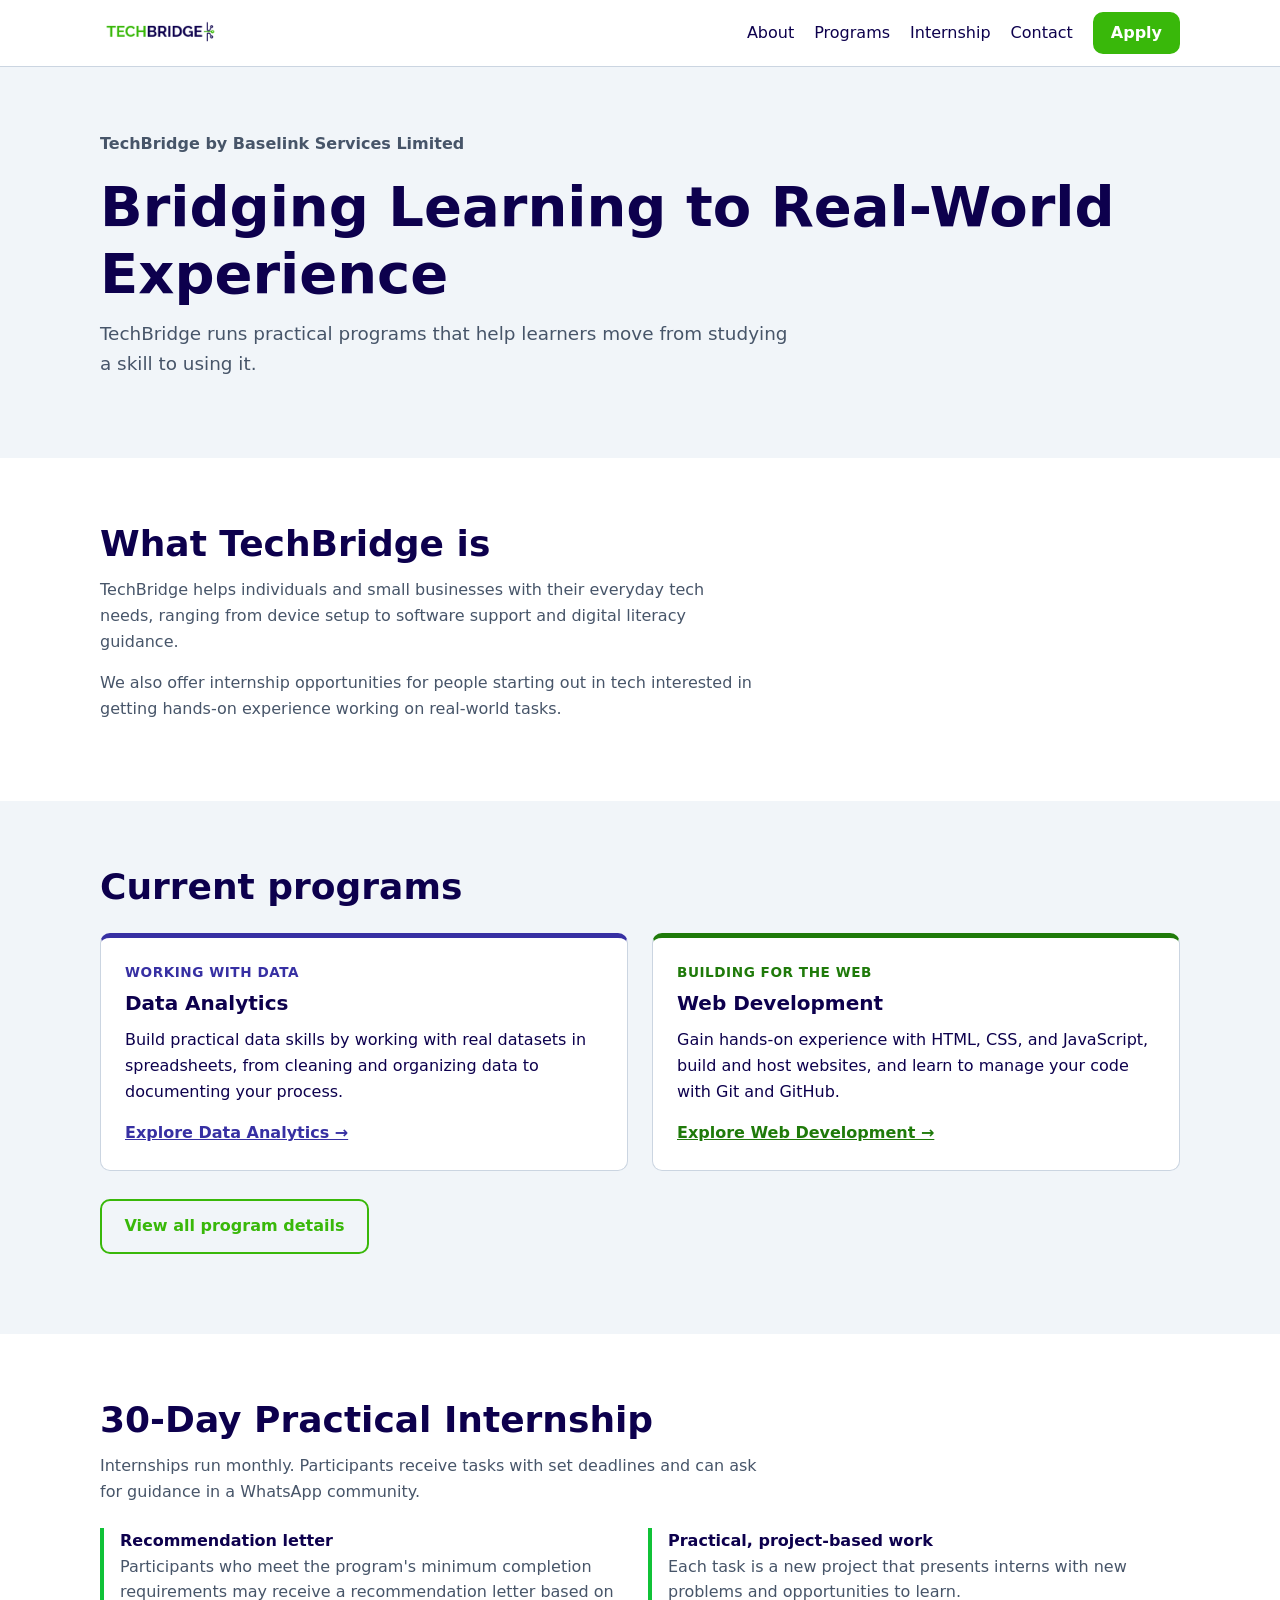
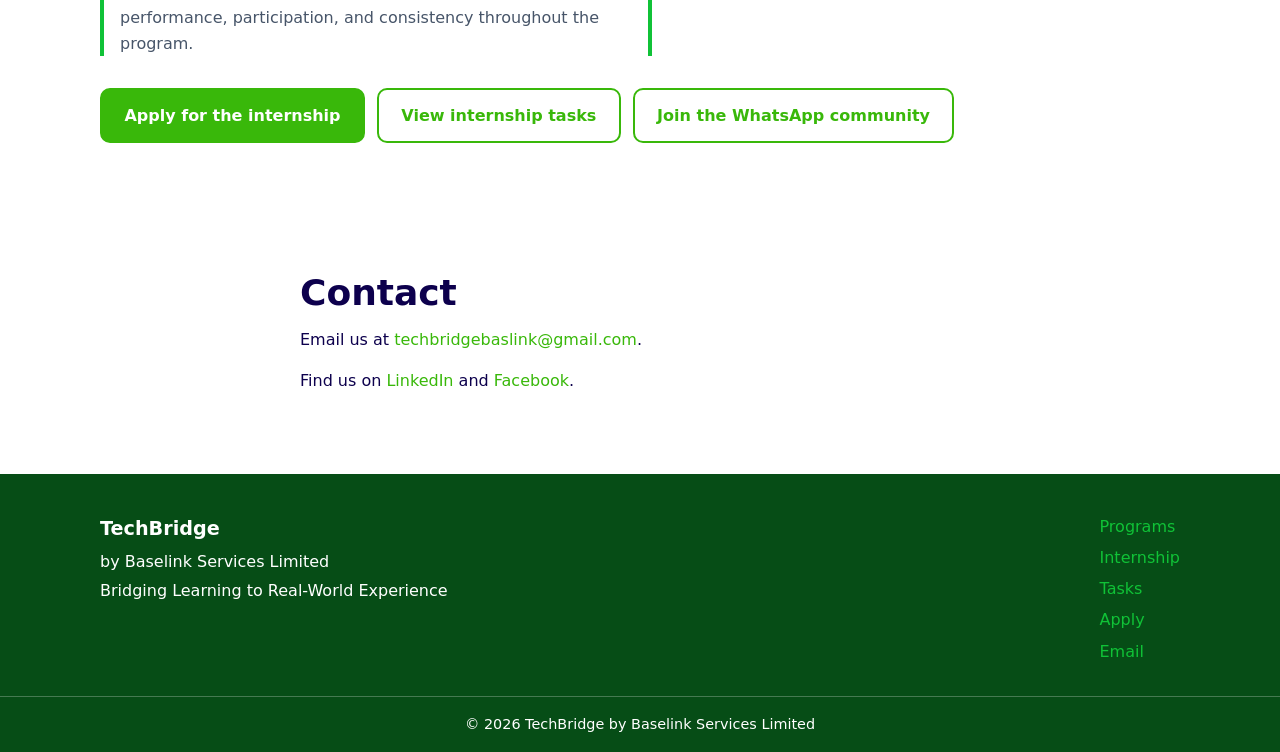
<file: index.html>
<!DOCTYPE html>
<html lang="en">
<head>
  <meta charset="UTF-8">
  <meta name="viewport" content="width=device-width, initial-scale=1">
  <title>TechBridge | Bridging Learning to Real-World Experience</title>
  <meta name="description" content="TechBridge by Baselink Services Limited offers a 30-day practical internship in Data Analytics and Web Development.">
  <link rel="stylesheet" href="styles.css">
</head>
<body>

  <a class="skip-link" href="#main">Skip to content</a>

  <header class="site-header">
    <div class="container header-inner">
      <a class="brand" href="#top">
        <img src="images/techbridge-logo.png" alt="TechBridge logo" class="brand-logo">
      </a>
      <nav aria-label="Main navigation">
        <ul class="nav-list">
          <li><a href="#about">About</a></li>
          <li><a href="programs.html">Programs</a></li>
          <li><a href="#internship">Internship</a></li>
          <li><a href="#contact">Contact</a></li>
          <li><a class="btn btn-small" href="https://forms.gle/8EbdSy5ttGfLZfjv5" target="_blank" rel="noopener">Apply</a></li>
        </ul>
      </nav>
    </div>
  </header>

  <main id="main">

    <section class="hero" id="top">
      <div class="container">
        <p class="hero-org">TechBridge by Baselink Services Limited</p>
        <h1>Bridging Learning to Real-World Experience</h1>
        <p class="hero-lead">
          TechBridge runs practical programs that help learners move from studying a skill to using it.
        </p>
      </div>
    </section>

    <section class="section" id="about">
      <div class="container">
        <h2>What TechBridge is</h2>
        <p class="section-intro">
          TechBridge helps individuals and small businesses with their everyday tech needs, ranging from device setup to software support and digital literacy guidance.
        </p>
        <p class="section-intro">
          We also offer internship opportunities for people starting out in tech interested in getting hands-on experience working on real-world tasks.
        </p>
      </div>
    </section>

    <section class="section section-alt" id="programs">
      <div class="container">
        <h2>Current programs</h2>
        <div class="card-grid">
          <article class="card program-card program-da">
            <p class="program-tag">Working with data</p>
            <h3>Data Analytics</h3>
            <p>Build practical data skills by working with real datasets in spreadsheets, from cleaning and organizing data to documenting your process.</p>
            <a href="programs.html#data-analytics">Explore Data Analytics &rarr;</a>
          </article>
          <article class="card program-card program-wd">
            <p class="program-tag">Building for the web</p>
            <h3>Web Development</h3>
            <p>Gain hands-on experience with HTML, CSS, and JavaScript, build and host websites, and learn to manage your code with Git and GitHub.</p>
            <a href="programs.html#web-development">Explore Web Development &rarr;</a>
          </article>
        </div>
        <p class="programs-more"><a class="btn btn-outline" href="programs.html">View all program details</a></p>
      </div>
    </section>

    <section class="section" id="internship">
      <div class="container">
        <h2>30-Day Practical Internship</h2>
        <p class="section-intro">
          Internships run monthly. Participants receive tasks with set deadlines and can ask for guidance in a WhatsApp community.
        </p>
        <ul class="benefit-list">
          <li>
            <strong>Recommendation letter</strong>
            <span>Participants who meet the program's minimum completion requirements may receive a recommendation letter based on performance, participation, and consistency throughout the program.</span>
          </li>
          <li>
            <strong>Practical, project-based work</strong>
            <span>Each task is a new project that presents interns with new problems and opportunities to learn.</span>
          </li>
        </ul>
        <div class="intern-actions">
          <a class="btn" href="https://forms.gle/8EbdSy5ttGfLZfjv5" target="_blank" rel="noopener">Apply for the internship</a>
          <a class="btn btn-outline" href="tasks.html">View internship tasks</a>
          <a class="btn btn-outline" href="https://chat.whatsapp.com/FqpBvYS4oaK32cXDxc8JIS" target="_blank" rel="noopener">Join the WhatsApp community</a>
        </div>
      </div>
    </section>

    <section class="section" id="contact">
      <div class="container narrow">
        <h2>Contact</h2>
        <p>
          Email us at
          <a href="mailto:techbridgebaslink@gmail.com">techbridgebaslink@gmail.com</a>.
        </p>
        <p>
          Find us on
          <a href="https://www.linkedin.com/company/techbridge-services/" target="_blank" rel="noopener">LinkedIn</a>
          and
          <a href="https://www.facebook.com/p/Baselink-Services-100066771475783/" target="_blank" rel="noopener">Facebook</a>.
        </p>
      </div>
    </section>

  </main>

  <footer class="site-footer">
    <div class="container footer-inner">
      <div>
        <p class="footer-brand">TechBridge</p>
        <p>by Baselink Services Limited</p>
        <p>Bridging Learning to Real-World Experience</p>
      </div>
      <ul class="footer-links">
        <li><a href="programs.html">Programs</a></li>
        <li><a href="#internship">Internship</a></li>
        <li><a href="tasks.html">Tasks</a></li>
        <li><a href="https://forms.gle/8EbdSy5ttGfLZfjv5" target="_blank" rel="noopener">Apply</a></li>
        <li><a href="mailto:techbridgebaslink@gmail.com">Email</a></li>
      </ul>
    </div>
    <p class="copyright">
          &copy; 2026 TechBridge by Baselink Services Limited
    </p>
  </footer>

</body>
</html>
</file>
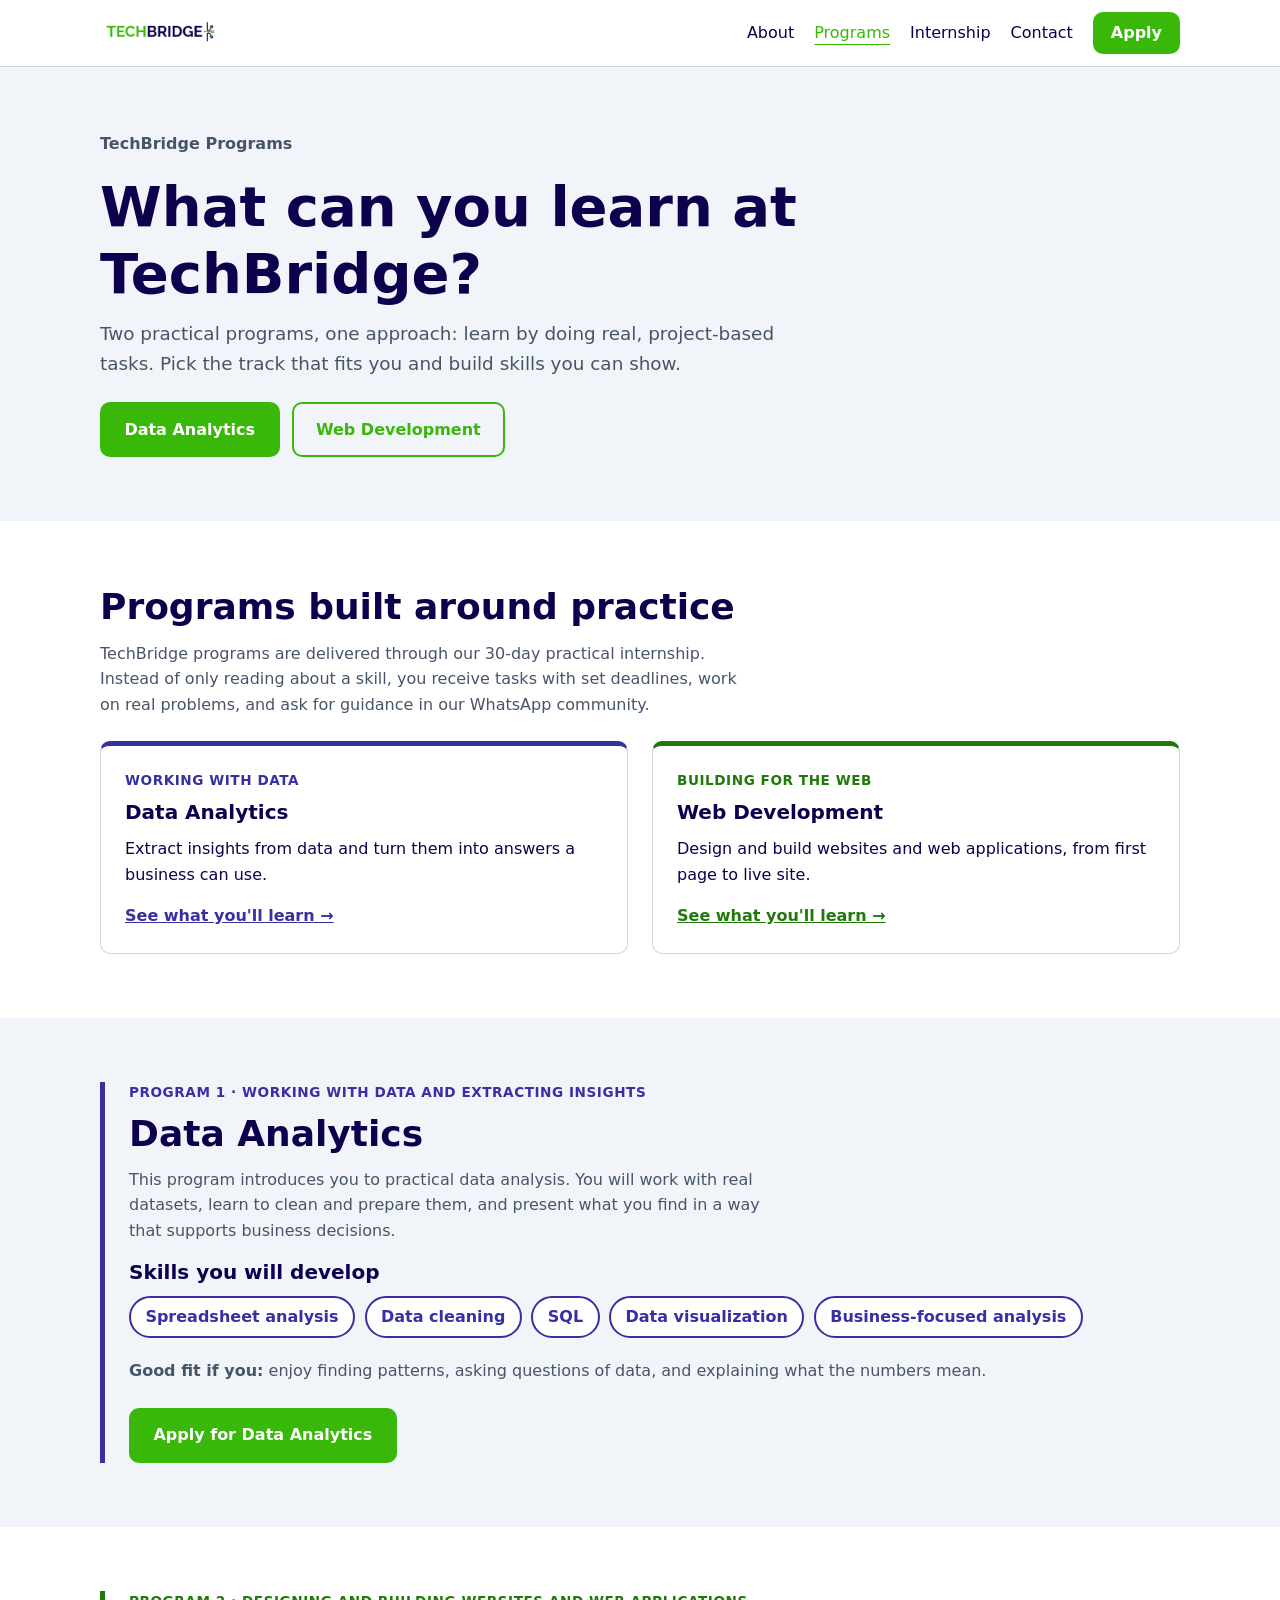
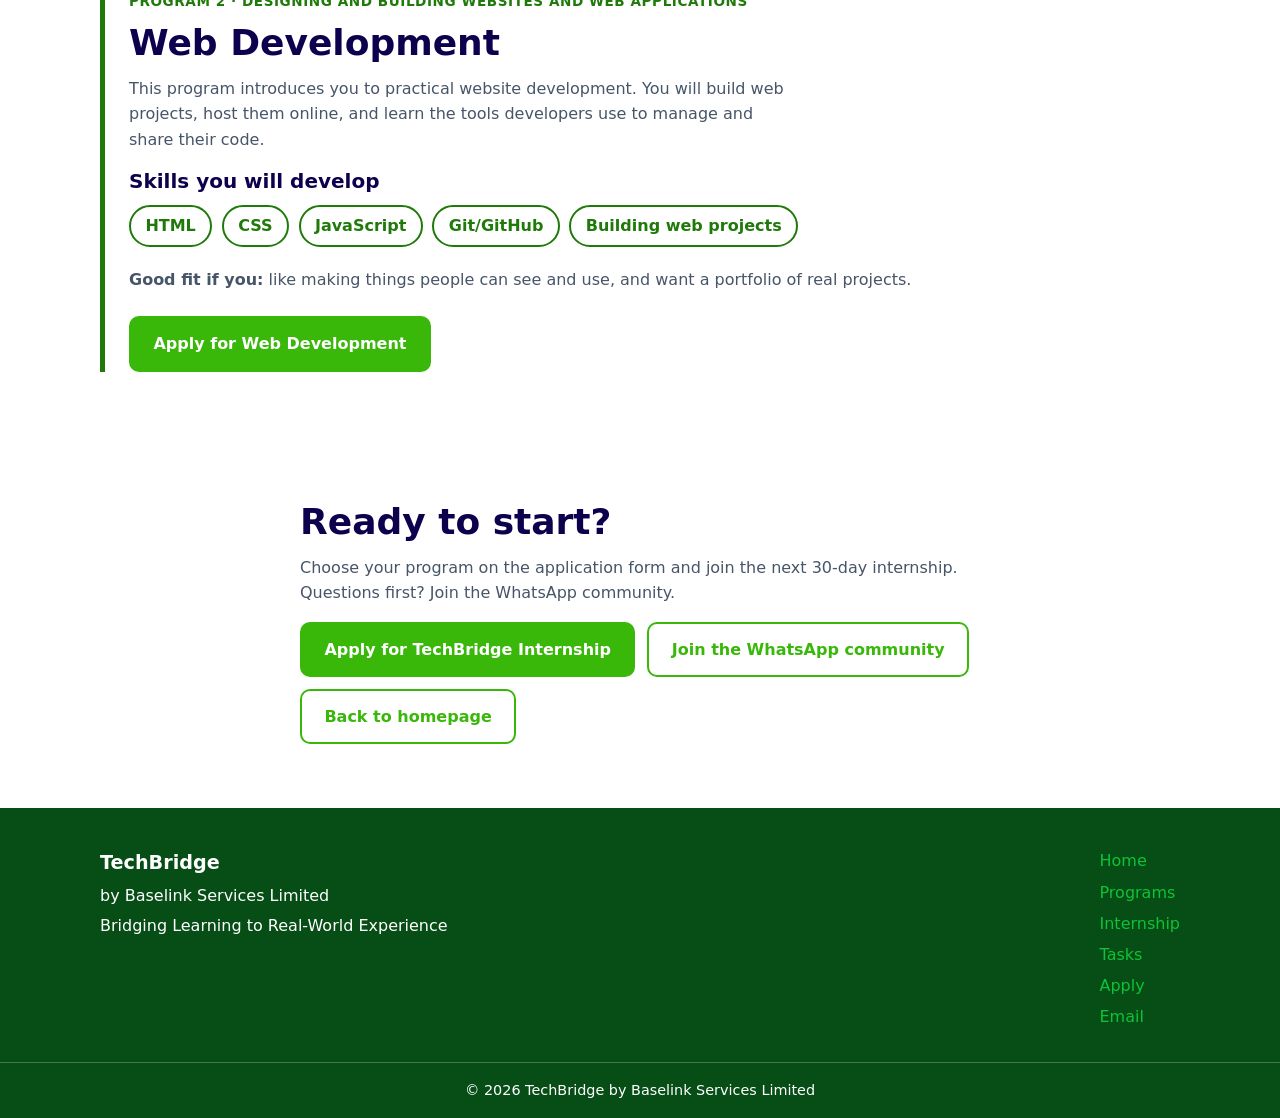
<file: programs.html>
<!DOCTYPE html>
<html lang="en">
<head>
  <meta charset="UTF-8">
  <meta name="viewport" content="width=device-width, initial-scale=1">
  <title>Programs | TechBridge</title>
  <meta name="description" content="Explore TechBridge's practical programs in Data Analytics and Web Development, part of our 30-day internship.">
  <link rel="stylesheet" href="styles.css">
</head>
<body>

  <a class="skip-link" href="#main">Skip to content</a>

  <header class="site-header">
    <div class="container header-inner">
      <a class="brand" href="index.html#top">
        <img src="images/techbridge-logo.png" alt="TechBridge logo" class="brand-logo">
      </a>
      <nav aria-label="Main navigation">
        <ul class="nav-list">
          <li><a href="index.html#about">About</a></li>
          <li><a href="programs.html" aria-current="page">Programs</a></li>
          <li><a href="index.html#internship">Internship</a></li>
          <li><a href="index.html#contact">Contact</a></li>
          <li><a class="btn btn-small" href="https://forms.gle/8EbdSy5ttGfLZfjv5" target="_blank" rel="noopener">Apply</a></li>
        </ul>
      </nav>
    </div>
  </header>

  <main id="main">

    <section class="hero" id="top">
      <div class="container">
        <p class="hero-org">TechBridge Programs</p>
        <h1>What can you learn at TechBridge?</h1>
        <p class="hero-lead">
          Two practical programs, one approach: learn by doing real, project-based tasks. Pick the track that fits you and build skills you can show.
        </p>
        <div class="program-jump">
          <a class="btn" href="#data-analytics">Data Analytics</a>
          <a class="btn btn-outline" href="#web-development">Web Development</a>
        </div>
      </div>
    </section>

    <section class="section" id="overview">
      <div class="container">
        <h2>Programs built around practice</h2>
        <p class="section-intro">
          TechBridge programs are delivered through our 30-day practical internship. Instead of only reading about a skill, you receive tasks with set deadlines, work on real problems, and ask for guidance in our WhatsApp community.
        </p>
        <div class="card-grid">
          <article class="card program-card program-da">
            <p class="program-tag">Working with data</p>
            <h3>Data Analytics</h3>
            <p>Extract insights from data and turn them into answers a business can use.</p>
            <a href="#data-analytics">See what you'll learn &rarr;</a>
          </article>
          <article class="card program-card program-wd">
            <p class="program-tag">Building for the web</p>
            <h3>Web Development</h3>
            <p>Design and build websites and web applications, from first page to live site.</p>
            <a href="#web-development">See what you'll learn &rarr;</a>
          </article>
        </div>
      </div>
    </section>

    <section class="section section-alt program-section program-da" id="data-analytics">
      <div class="container">
        <p class="program-tag">Program 1 &middot; Working with data and extracting insights</p>
        <h2>Data Analytics</h2>
        <p class="section-intro">
          This program introduces you to practical data analysis. You will work with real datasets, learn to clean and prepare them, and present what you find in a way that supports business decisions.
        </p>
        <h3>Skills you will develop</h3>
        <ul class="skill-list">
          <li>Spreadsheet analysis</li>
          <li>Data cleaning</li>
          <li>SQL</li>
          <li>Data visualization</li>
          <li>Business-focused analysis</li>
        </ul>
        <p class="program-fit"><strong>Good fit if you:</strong> enjoy finding patterns, asking questions of data, and explaining what the numbers mean.</p>
        <a class="btn" href="https://forms.gle/8EbdSy5ttGfLZfjv5" target="_blank" rel="noopener">Apply for Data Analytics</a>
      </div>
    </section>

    <section class="section program-section program-wd" id="web-development">
      <div class="container">
        <p class="program-tag">Program 2 &middot; Designing and building websites and web applications</p>
        <h2>Web Development</h2>
        <p class="section-intro">
          This program introduces you to practical website development. You will build web projects, host them online, and learn the tools developers use to manage and share their code.
        </p>
        <h3>Skills you will develop</h3>
        <ul class="skill-list">
          <li>HTML</li>
          <li>CSS</li>
          <li>JavaScript</li>
          <li>Git/GitHub</li>
          <li>Building web projects</li>
        </ul>
        <p class="program-fit"><strong>Good fit if you:</strong> like making things people can see and use, and want a portfolio of real projects.</p>
        <a class="btn" href="https://forms.gle/8EbdSy5ttGfLZfjv5" target="_blank" rel="noopener">Apply for Web Development</a>
      </div>
    </section>

    <section class="section" id="apply">
      <div class="container narrow">
        <h2>Ready to start?</h2>
        <p class="section-intro">
          Choose your program on the application form and join the next 30-day internship. Questions first? Join the WhatsApp community.
        </p>
        <div class="intern-actions">
          <a class="btn" href="https://forms.gle/8EbdSy5ttGfLZfjv5" target="_blank" rel="noopener">Apply for TechBridge Internship</a>
          <a class="btn btn-outline" href="https://chat.whatsapp.com/FqpBvYS4oaK32cXDxc8JIS" target="_blank" rel="noopener">Join the WhatsApp community</a>
          <a class="btn btn-outline" href="index.html">Back to homepage</a>
        </div>
      </div>
    </section>

  </main>

  <footer class="site-footer">
    <div class="container footer-inner">
      <div>
        <p class="footer-brand">TechBridge</p>
        <p>by Baselink Services Limited</p>
        <p>Bridging Learning to Real-World Experience</p>
      </div>
      <ul class="footer-links">
        <li><a href="index.html">Home</a></li>
        <li><a href="programs.html">Programs</a></li>
        <li><a href="index.html#internship">Internship</a></li>
        <li><a href="tasks.html">Tasks</a></li>
        <li><a href="https://forms.gle/8EbdSy5ttGfLZfjv5" target="_blank" rel="noopener">Apply</a></li>
        <li><a href="mailto:techbridgebaslink@gmail.com">Email</a></li>
      </ul>
    </div>
    <p class="copyright">
          &copy; 2026 TechBridge by Baselink Services Limited
    </p>
  </footer>

</body>
</html>
</file>
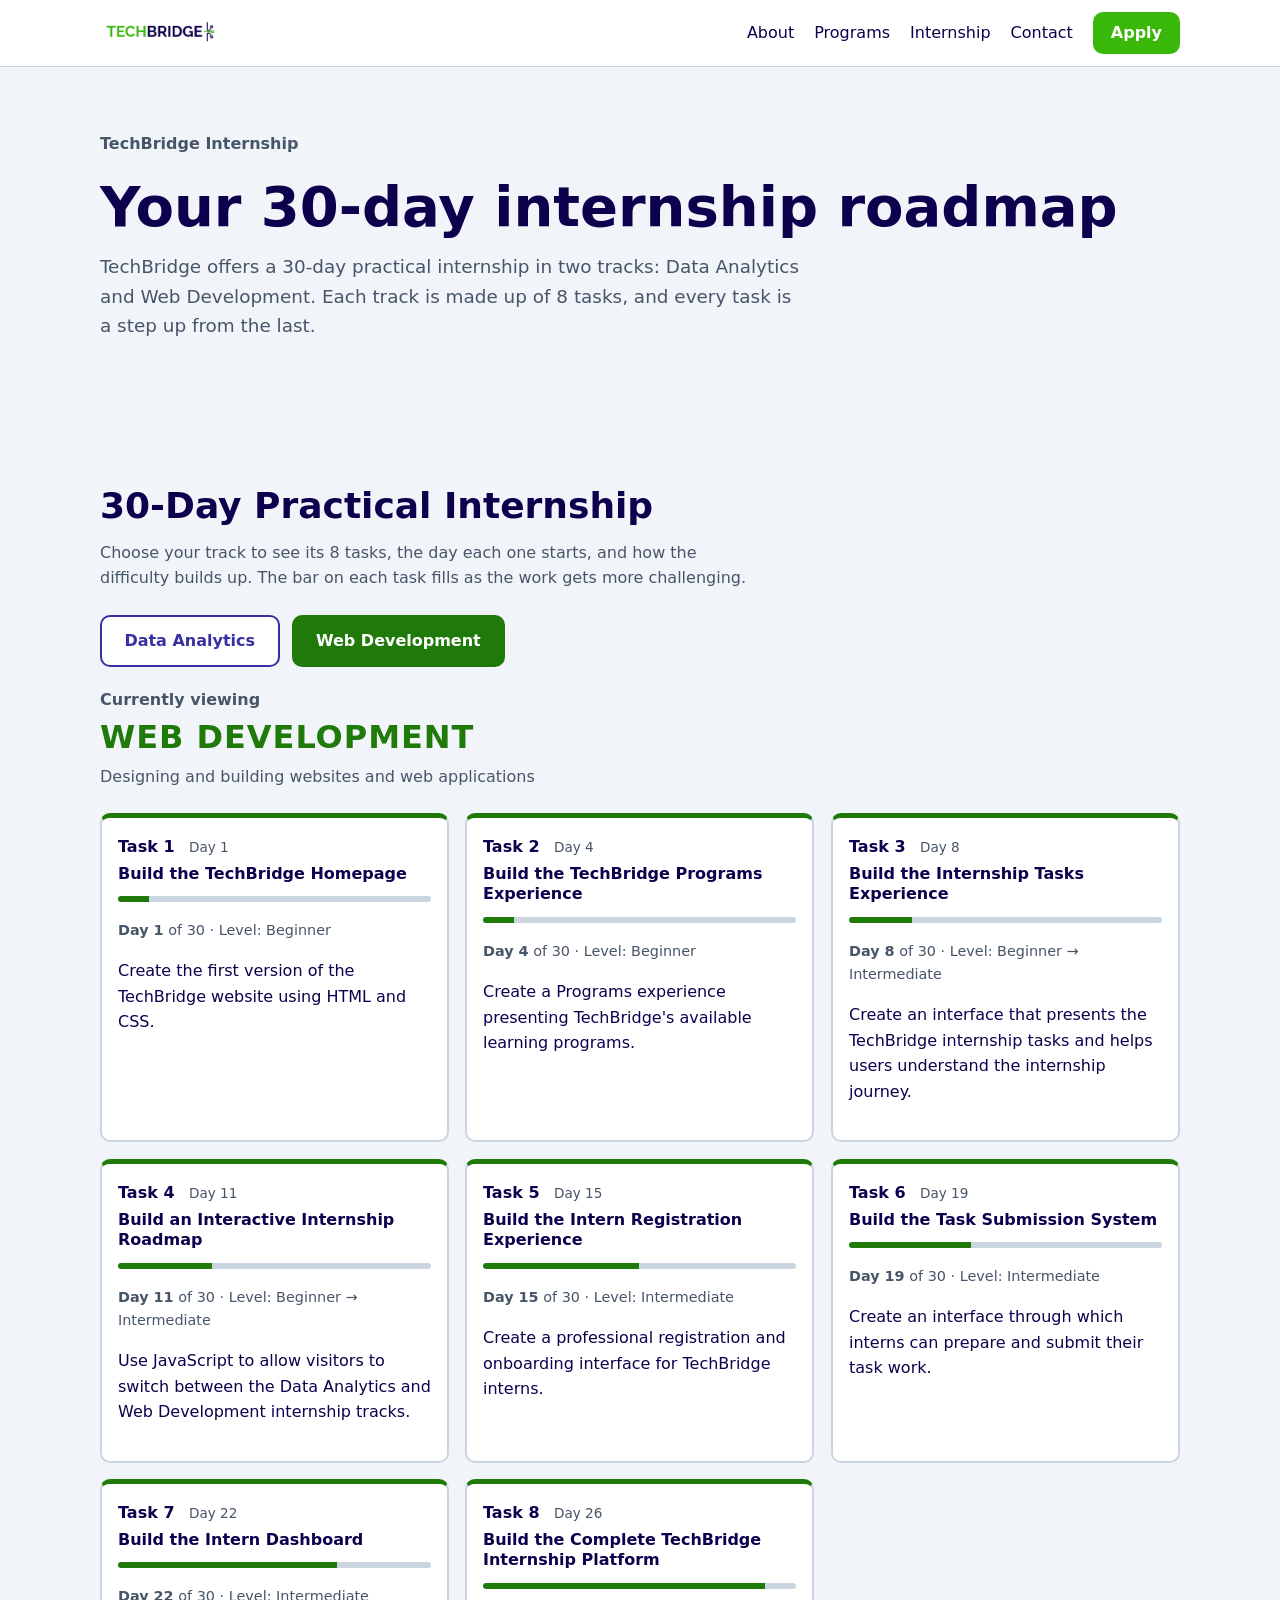
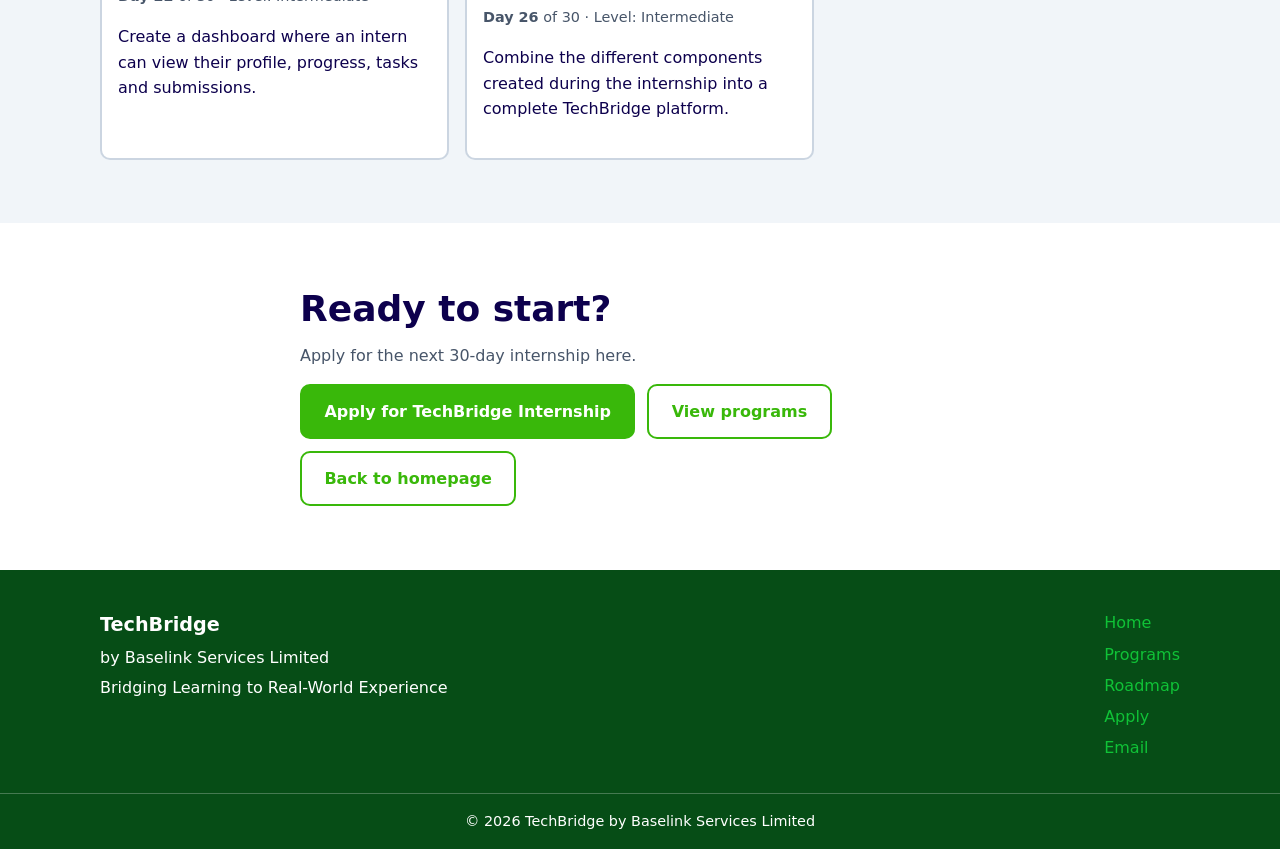
<file: tasks.html>
<!DOCTYPE html>
<html lang="en">
<head>
  <meta charset="UTF-8">
  <meta name="viewport" content="width=device-width, initial-scale=1">
  <title>Internship Roadmap | TechBridge</title>
  <meta name="description" content="Choose a TechBridge internship track and see its eight practical tasks, when each one starts, and how the work gets more challenging.">
  <link rel="stylesheet" href="styles.css">
  <script src="roadmap.js" defer></script>
</head>
<body>

  <a class="skip-link" href="#main">Skip to content</a>

  <header class="site-header">
    <div class="container header-inner">
      <a class="brand" href="index.html#top">
        <img src="images/techbridge-logo.png" alt="TechBridge logo" class="brand-logo">
      </a>
      <nav aria-label="Main navigation">
        <ul class="nav-list">
          <li><a href="index.html#about">About</a></li>
          <li><a href="programs.html">Programs</a></li>
          <li><a href="index.html#internship">Internship</a></li>
          <li><a href="index.html#contact">Contact</a></li>
          <li><a class="btn btn-small" href="https://forms.gle/8EbdSy5ttGfLZfjv5" target="_blank" rel="noopener">Apply</a></li>
        </ul>
      </nav>
    </div>
  </header>

  <main id="main">

    <section class="hero" id="top">
      <div class="container">
        <p class="hero-org">TechBridge Internship</p>
        <h1>Your 30-day internship roadmap</h1>
        <p class="hero-lead">
          TechBridge offers a 30-day practical internship in two tracks: Data Analytics and Web Development.
          Each track is made up of 8 tasks, and every task is a step up from the last.
        </p>
      </div>
    </section>

    <section class="section section-alt" id="tasks">
      <div class="container roadmap program-wd" id="roadmap">
        <h2>30-Day Practical Internship</h2>
        <p class="section-intro">
          Choose your track to see its 8 tasks, the day each one starts, and how the difficulty builds up.
          The bar on each task fills as the work gets more challenging.
        </p>

        <div class="track-switch" role="group" aria-label="Choose your track">
          <button type="button" class="track-btn track-da" data-track="data-analytics" aria-pressed="false">Data Analytics</button>
          <button type="button" class="track-btn track-wd" data-track="web-development" aria-pressed="true">Web Development</button>
        </div>

        <p class="current-track" aria-live="polite">
          Currently viewing
          <strong id="current-track-name">Web Development</strong>
        </p>
        <p class="current-track-tagline" id="current-track-tagline"></p>

        <div class="task-list" id="task-list"></div>

        <noscript>
          <p class="section-intro">
            This roadmap needs JavaScript to show the tasks. Please enable it, or see the
            <a href="programs.html">Programs page</a> for an overview of both tracks.
          </p>
        </noscript>
      </div>
    </section>

    <section class="section" id="apply">
      <div class="container narrow">
        <h2>Ready to start?</h2>
        <p class="section-intro">
          Apply for the next 30-day internship here.
        </p>
        <div class="intern-actions">
          <a class="btn" href="https://forms.gle/8EbdSy5ttGfLZfjv5" target="_blank" rel="noopener">Apply for TechBridge Internship</a>
          <a class="btn btn-outline" href="programs.html">View programs</a>
          <a class="btn btn-outline" href="index.html">Back to homepage</a>
        </div>
      </div>
    </section>

  </main>

  <footer class="site-footer">
    <div class="container footer-inner">
      <div>
        <p class="footer-brand">TechBridge</p>
        <p>by Baselink Services Limited</p>
        <p>Bridging Learning to Real-World Experience</p>
      </div>
      <ul class="footer-links">
        <li><a href="index.html">Home</a></li>
        <li><a href="programs.html">Programs</a></li>
        <li><a href="tasks.html">Roadmap</a></li>
        <li><a href="https://forms.gle/8EbdSy5ttGfLZfjv5" target="_blank" rel="noopener">Apply</a></li>
        <li><a href="mailto:techbridgebaslink@gmail.com">Email</a></li>
      </ul>
    </div>
    <p class="copyright">
      &copy; 2026 TechBridge by Baselink Services Limited
    </p>
  </footer>

</body>
</html>
</file>
<file: styles.css>
:root {
  --color-bg: #ffffff;
  --color-bg-alt: #f1f5f9;
  --color-text: #0d004d;
  --color-muted: #475569;
  --color-primary: #39b80a;
  --color-primary-dark: #064d16;
  --color-accent: #10c237;
  --color-on-primary: #ffffff;
  --color-border: #cbd5e1;

  --color-da: #3730a3;
  --color-wd: #1f7a0a;

  --font-body: system-ui, -apple-system, "Segoe UI", Roboto, Arial, sans-serif;
  --font-heading: var(--font-body);

  --max-width: 1080px;
  --radius: 10px;
  --space-section: clamp(2rem, 6vw, 4rem);
}

*, *::before, *::after { 
  box-sizing: border-box; 
}

html { 
  scroll-behavior: smooth; 
}

body {
  margin: 0;
  font-family: var(--font-body);
  color: var(--color-text);
  background: var(--color-bg);
  line-height: 1.6;
}

img { 
  max-width: 100%; 
  height: auto; 
}

a { 
  color: var(--color-primary);
}

:focus-visible {
  outline: 3px solid var(--color-primary);
  outline-offset: 3px;
}

h1, h2, h3 {
  font-family: var(--font-heading);
  line-height: 1.2;
  margin: 0 0 0.75rem;
}

h1 { 
  font-size: clamp(2rem, 6vw, 3.5rem); 
}
h2 { 
  font-size: clamp(1.5rem, 4vw, 2.25rem); 
}
h3 { 
  font-size: 1.25rem; 
}

p { 
  margin: 0 0 1rem; 
}

.container {
  width: min(100% - 2rem, var(--max-width));
  margin-inline: auto;
}

.narrow { 
  max-width: 680px; 
}

.skip-link {
  position: absolute;
  left: -999px;
  top: 0;
  background: var(--color-primary);
  color: var(--color-on-primary);
  padding: 0.5rem 1rem;
  z-index: 100;
}

.skip-link:focus { 
  left: 0; 
}

.btn {
  display: inline-block;
  padding: 0.8rem 1.4rem;
  background: var(--color-primary);
  color: var(--color-on-primary);
  border: 2px solid var(--color-primary);
  border-radius: var(--radius);
  font-weight: 600;
  text-decoration: none;
  transition: background 0.2s ease-in-out, color 0.2s ease-in-out;
}

.btn:hover { 
  background: var(--color-primary-dark); 
  border-color: var(--color-primary-dark); 
}

.btn-outline {
  background: transparent;
  color: var(--color-primary);
  transition: .2s ease-in-out;
}

.btn-outline:hover { 
  background: var(--color-primary);
  color: var(--color-on-primary);
  border-color: transparent;
}

.btn-small { 
  padding: 0.4rem 1rem; 
}

.site-header {
  position: sticky;
  top: 0;
  z-index: 50;
  background: var(--color-bg);
  border-bottom: 1px solid var(--color-border);
}

.header-inner {
  display: flex;
  flex-wrap: wrap;
  align-items: center;
  justify-content: space-between;
  gap: 0.5rem 1.5rem;
  padding-block: 0.75rem;
}

.brand {
  display: flex;
  align-items: center;
  gap: 0.6rem;
  text-decoration: none;
  color: var(--color-text);
  font-weight: 700;
  font-size: 1.2rem;
}
.brand-logo { 
  height: 40px; width: auto; 
}

.nav-list {
  display: flex;
  flex-wrap: wrap;
  align-items: center;
  gap: 0.25rem 1.25rem;
  list-style: none;
  margin: 0;
  padding: 0;
}
.nav-list a:not(.btn) {
  color: var(--color-text);
  text-decoration: none;
  font-weight: 500;
}

.nav-list a:not(.btn):hover { 
  color: var(--color-primary); 
}

section[id] { 
  scroll-margin-top: 5rem; 
}

.hero {
  padding-block: var(--space-section);
  background: var(--color-bg-alt);
}
.hero-org { 
  color: var(--color-muted); 
  font-weight: 600; 
}

.hero-lead { 
  max-width: 60ch; 
  font-size: 1.15rem; 
  color: var(--color-muted); 
}

.section { 
  padding-block: var(--space-section); 
}

.section-alt { 
  background: var(--color-bg-alt); 
}

.section-intro { 
  max-width: 65ch; color: var(--color-muted); 
}

.card-grid {
  display: grid;
  grid-template-columns: repeat(auto-fit, minmax(260px, 1fr));
  gap: 1.5rem;
  margin-top: 1.5rem;
}

.card {
  background: var(--color-bg);
  border: 1px solid var(--color-border);
  border-radius: var(--radius);
  padding: 1.5rem;
}

.intern-actions { 
  display: flex; 
  flex-wrap: wrap; 
  gap: 0.75rem; 
}

.benefit-list {
  list-style: none;
  margin: 1.5rem 0 2rem;
  padding: 0;
  display: grid;
  gap: 1rem;
}

.benefit-list li {
  display: flex;
  flex-direction: column;
  padding-left: 1rem;
  border-left: 4px solid var(--color-accent);
}

.benefit-list span { 
  color: var(--color-muted); 
}

#contact a {
  text-decoration: none;
  transition: .2s ease-in-out;
}

#contact a:hover {
  text-decoration: underline;
  color: var(--color-primary);
}

.site-footer {
  background: var(--color-primary-dark);
  color: var(--color-on-primary);
  padding: 0;
  padding-top: 2.5rem;
}

.site-footer a { 
  color: var(--color-on-primary); 
}

.site-footer p { 
  margin-bottom: 0.25rem; 
}

.footer-brand { 
  font-weight: 700; 
  font-size: 1.2rem; 
}

.footer-inner {
  display: flex;
  flex-wrap: wrap;
  justify-content: space-between;
  gap: 1.5rem;
}

.footer-inner a {
  text-decoration: none;
  transition: .2s ease-in-out;
  color: var(--color-accent);
}

.footer-inner a:hover {
  color: white;
}

.footer-links {
  list-style: none;
  margin: 0;
  padding: 0;
  display: grid;
  gap: 0.35rem;
}

.site-footer .copyright {
  margin-bottom: 0;
}

.copyright {
  margin: 0;
  margin-top: 2rem;
  padding: 1rem;
  text-align: center;
  font-size: 0.9rem;
  border-top: 1px solid rgba(255, 255, 255, 0.25);
}

.nav-list a[aria-current="page"] {
  color: var(--color-primary);
  text-decoration: underline;
  text-underline-offset: 6px;
}

.program-da { 
  --accent: var(--color-da); 
}
.program-wd { 
  --accent: var(--color-wd); 
}

.program-tag {
  margin: 0 0 0.5rem;
  font-size: 0.85rem;
  font-weight: 700;
  letter-spacing: 0.04em;
  text-transform: uppercase;
  color: var(--accent);
}

.program-card {
  border-top: 5px solid var(--accent);
  transition: transform 0.2s ease-in-out, box-shadow 0.2s ease-in-out;
}

.program-card:hover {
  transform: translateY(-3px);
  box-shadow: 0 8px 20px rgba(13, 0, 77, 0.1);
}

.program-card a {
  font-weight: 600;
  color: var(--accent);
}

.programs-more { margin-top: 1.75rem; }

.program-jump {
  display: flex;
  flex-wrap: wrap;
  gap: 0.75rem;
  margin-top: 1.5rem;
}

.program-section .container {
  border-left: 5px solid var(--accent);
  padding-left: 1.5rem;
}

.program-section h3 { margin-bottom: 0.75rem; }

.skill-list {
  list-style: none;
  margin: 0 0 1.25rem;
  padding: 0;
  display: flex;
  flex-wrap: wrap;
  gap: 0.6rem;
}

.skill-list li {
  padding: 0.4rem 0.9rem;
  border: 2px solid var(--accent);
  border-radius: 999px;
  font-weight: 600;
  color: var(--accent);
  background: var(--color-bg);
}

.program-fit { 
  color: var(--color-muted); 
  margin-bottom: 1.5rem; 
}

.task-list {
  display: flex;
  flex-direction: column;
  gap: 0.6rem;
  margin-top: 1.5rem;
}

.task {
  container: task / inline-size;

  background: var(--color-bg);
  border: 2px solid var(--color-border);
  border-radius: var(--radius);
  min-width: 0;
  overflow: hidden;
}

.task[open] {
  border-color: var(--color-primary);
  box-shadow: 0 8px 20px rgba(13, 0, 77, 0.1);
}

.task summary {
  display: flex;
  flex-direction: column;
  align-items: center;
  gap: 0.15rem;
  padding: 0.9rem 0.5rem 0.7rem;
  text-align: center;
  cursor: pointer;
  list-style: none; 
}

.task summary::-webkit-details-marker { 
  display: none; 
} 

.task summary:hover { 
  background: var(--color-bg-alt); 
}

.task summary::after {
  content: "";
  display: block;
  width: 100%;
  height: 6px;
  margin-top: 0.5rem;
  border-radius: 6px;
  background: linear-gradient(
    to right,
    var(--color-primary) calc(var(--level) * 10%),
    var(--color-border) 0
  );
}

.task-label { 
  font-weight: 800; 
  font-size: 1rem; 
}

.task-day   { 
  font-size: 0.85rem; 
  color: var(--color-muted);
}

.task-title { 
  font-weight: 600; 
  line-height: 1.3; }

.task-body {
  padding: 0.25rem 1rem 1.25rem;
  text-align: left;
}

.task-meta { 
  color: var(--color-muted); 
  font-size: 0.9rem; 
}

.task-word,
.task-day,
.task-title { 
  display: none; 
}


.track-switch {
  display: flex;
  flex-wrap: wrap;
  gap: 0.75rem;
  margin: 1.5rem 0 1.25rem;
}

.track-da { --track-color: var(--color-da); }
.track-wd { --track-color: var(--color-wd); }

.track-btn {
  font: inherit;
  font-weight: 700;
  cursor: pointer;
  padding: 0.7rem 1.4rem;
  border: 2px solid var(--track-color);
  border-radius: var(--radius);
  background: var(--color-bg);
  color: var(--track-color);
  transition: background 0.2s ease-in-out, color 0.2s ease-in-out;
}

.track-btn:hover {
  background: var(--color-bg-alt);
}

.track-btn[aria-pressed="true"] {
  background: var(--track-color);
  color: var(--color-on-primary);
}

.current-track {
  margin: 0;
  color: var(--color-muted);
  font-weight: 600;
}

.current-track strong {
  display: block;
  font-size: clamp(1.4rem, 4vw, 2rem);
  letter-spacing: 0.03em;
  text-transform: uppercase;
  color: var(--accent);
}

.current-track-tagline {
  margin: 0 0 0.5rem;
  color: var(--color-muted);
}

.task {
  border-top: 5px solid var(--accent, var(--color-primary));
  animation: task-in 0.3s ease-in-out both;
}

.task-head {
  display: flex;
  flex-direction: column;
  align-items: center;
  gap: 0.15rem;
  padding: 0.9rem 0.5rem 0.7rem;
  text-align: center;
}

.task-head::after {
  content: "";
  display: block;
  width: 100%;
  height: 6px;
  margin-top: 0.5rem;
  border-radius: 6px;
  background: linear-gradient(
    to right,
    var(--accent, var(--color-primary)) calc(var(--level) * 10%),
    var(--color-border) 0
  );
}

@container task (min-width: 320px) {
  .task-head {
    flex-direction: row;
    flex-wrap: wrap;
    align-items: baseline;
    gap: 0.25rem 0.9rem;
    padding: 1rem 1rem 0.8rem;
    text-align: left;
  }
}

@keyframes task-in {
  from { opacity: 0; transform: translateY(8px); }
  to   { opacity: 1; transform: none; }
}

@container task (min-width: 70px) {
  .task-word,
  .task-day { 
    display: inline; 
  }
}

@container task (min-width: 110px) {
  .task-title {
    display: block;
    font-size: 0.8rem;
    margin-top: 0.25rem;
  }
}

@container task (min-width: 320px) {
  .task summary {
    flex-direction: row;
    flex-wrap: wrap;
    align-items: baseline;
    gap: 0.25rem 0.9rem;
    padding: 1rem 1rem 0.8rem;
    text-align: left;
  }

  .task-title { 
    flex: 1; 
    font-size: 1rem; 
    margin-top: 0; }
}

@media (prefers-reduced-motion: reduce) {
  .program-card { 
    transition: none; 
  }
  .program-card:hover { 
    transform: none; 
  }
  html { 
    scroll-behavior: auto; 
  }
  .task { 
    transition: none; 
  }
  .task { 
    animation: none; 
  }
}

@media (min-width: 768px) {
  .benefit-list {
    grid-template-columns: repeat(2, 1fr);
  }

  .task-list {
    display: grid;
    grid-template-columns: repeat(2, 1fr);
    gap: 1rem;
  }

  .task-title { 
    flex: 1 1 100%; 
  }
}

@media (min-width: 960px) {
  .task-list { 
    grid-template-columns: repeat(3, 1fr); 
  }
}

@media (max-width: 600px) {
  .header-inner {
    flex-direction: column;
    align-items: center;
    gap: 0.5rem;
  }

  .nav-list {
    justify-content: center;
  }

  .program-section .container { 
    padding-left: 1rem; 
  }
  .program-jump .btn { 
    flex: 1 1 100%; 
    text-align: center; 
  }

  .track-btn { 
    flex: 1 1 100%; 
  }
}
</file>
